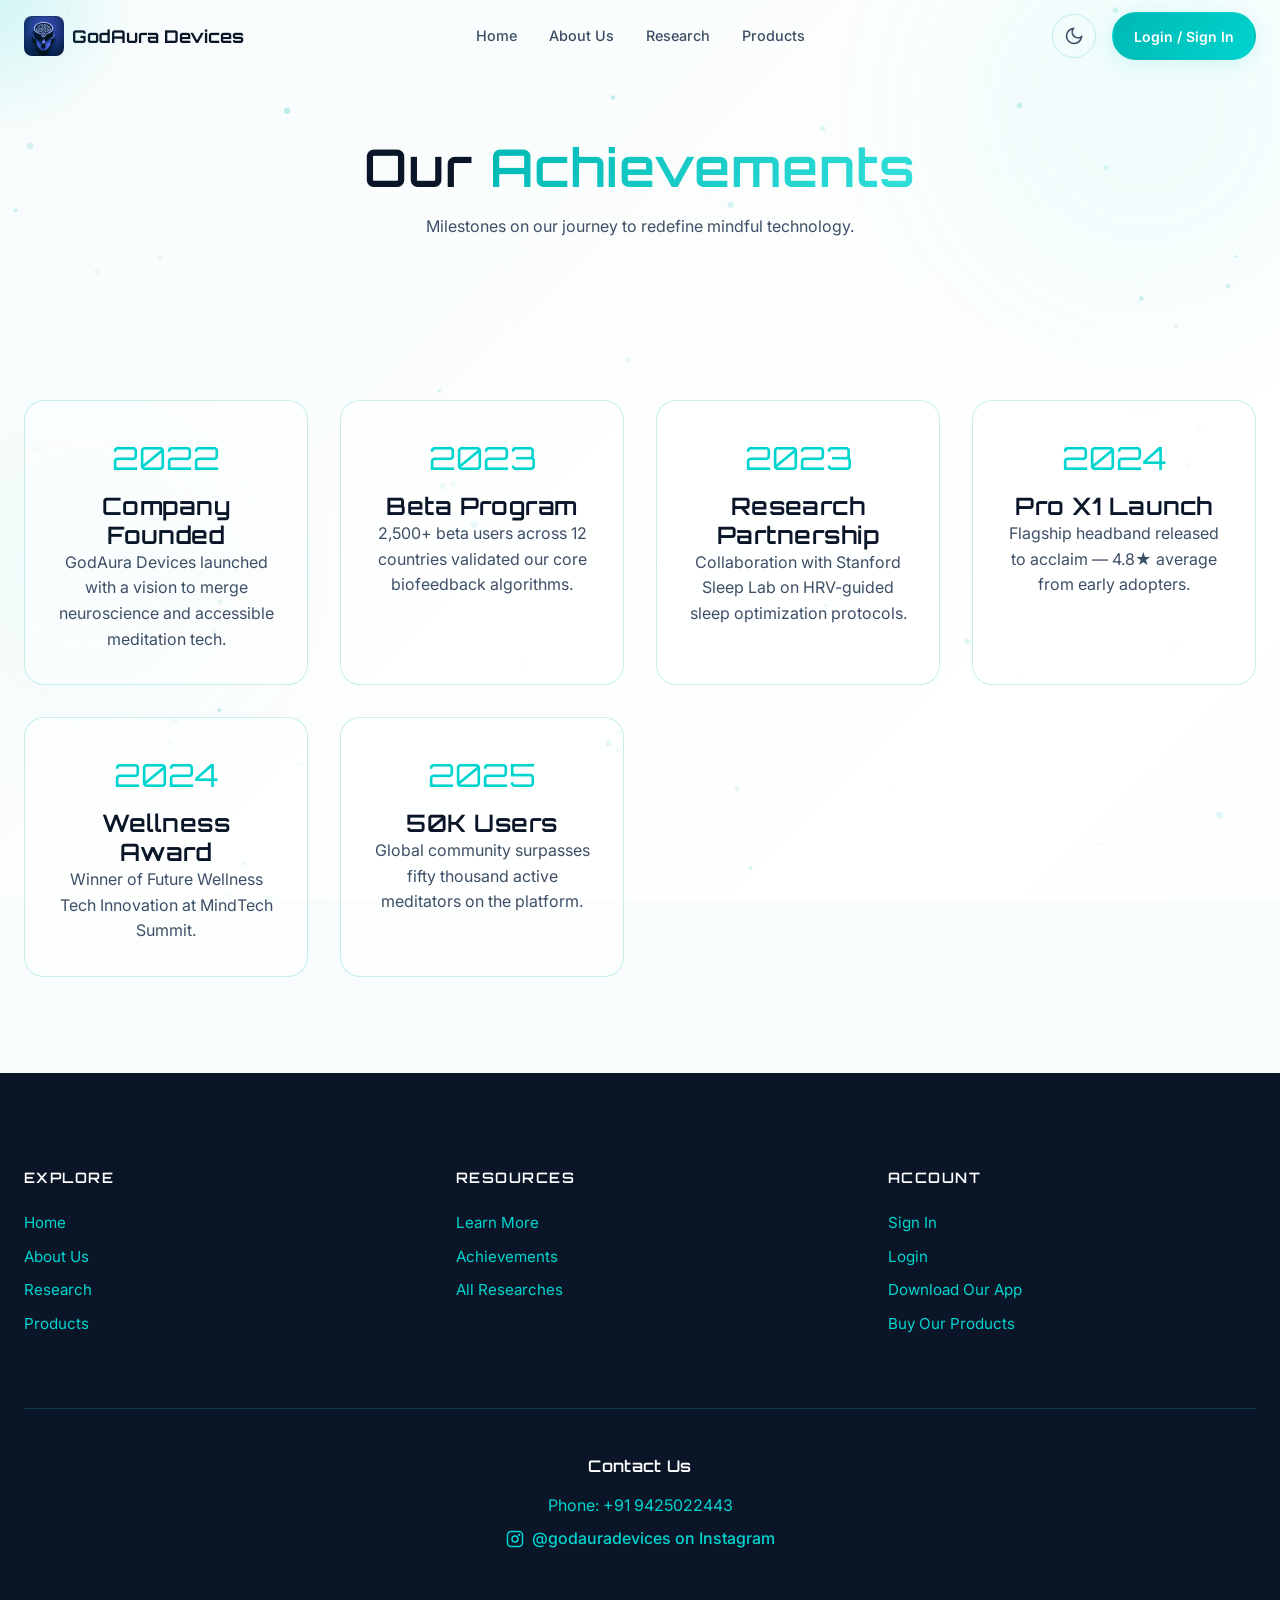
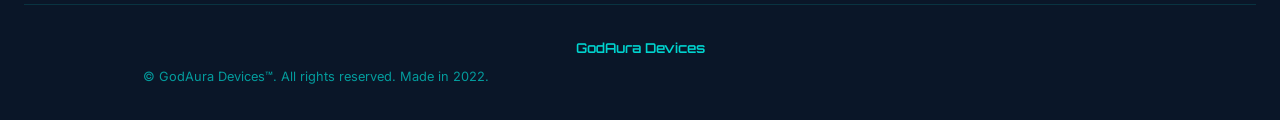
<file: Meditation device Website copy/achievements.html>
<!DOCTYPE html>
<html lang="en">
<head>
  <meta charset="UTF-8">
  <meta name="viewport" content="width=device-width, initial-scale=1.0">
  <meta name="description" content="GodAura Devices milestones and awards.">
  <title>Achievements | GodAura Devices</title>
  <link rel="preconnect" href="https://fonts.googleapis.com">
  <link rel="preconnect" href="https://fonts.gstatic.com" crossorigin>
  <link href="https://fonts.googleapis.com/css2?family=Inter:wght@400;500;600;700&family=Orbitron:wght@500;600;700&display=swap" rel="stylesheet">
  <link rel="stylesheet" href="assets/css/main.css">
  <script>(function(){if(localStorage.getItem("godaura-theme")==="dark")document.documentElement.setAttribute("data-theme","dark");})();</script>
  <link rel="icon" href="assets/images/logo.png" type="image/png">
</head>
<body>
  <a href="#main-content" class="skip-link">Skip to main content</a>
  <div class="scroll-progress" aria-hidden="true"></div>
  <div class="cursor-glow" aria-hidden="true"></div>
  <div class="ambient-bg" aria-hidden="true">
    <div class="ambient-bg__gradient"></div>
    <div class="ambient-shape ambient-shape--1"></div>
    <div class="ambient-shape ambient-shape--2"></div>
  </div>
  <canvas id="particles-canvas" aria-hidden="true"></canvas>

  <header class="navbar" role="banner">
    <div class="navbar__inner">
      <a href="index.html#home" class="navbar__brand"><img src="assets/images/logo.png" alt="" class="navbar__logo" width="40" height="40"><span>GodAura Devices</span></a>
            <nav class="navbar__nav" aria-label="Main navigation">
        <a href="index.html#home" class="navbar__link">Home</a>
        <a href="index.html#about" class="navbar__link">About Us</a>
        <a href="index.html#research" class="navbar__link">Research</a>
        <a href="index.html#products" class="navbar__link">Products</a>
      </nav>
      <div class="navbar__actions">
        <button type="button" class="theme-toggle" aria-label="Toggle dark mode"></button>
        <button type="button" class="btn btn--primary navbar__login" data-modal-open="auth-modal-overlay">Login / Sign In</button>
        <button type="button" class="navbar__toggle" aria-label="Open menu" aria-expanded="false"><span></span><span></span><span></span></button>
      </div>
    </div>
  </header>

    <main id="main-content" class="page-content">
    <section class="page-hero reveal"><div class="container"><h1>Our <span class="highlight">Achievements</span></h1><p>Milestones on our journey to redefine mindful technology.</p></div></section>
    <section class="section"><div class="container achievements-grid stagger-children">
      <article class="card achievement-card reveal"><p class="year">2022</p><h3>Company Founded</h3><p>GodAura Devices launched with a vision to merge neuroscience and accessible meditation tech.</p></article>
      <article class="card achievement-card reveal"><p class="year">2023</p><h3>Beta Program</h3><p>2,500+ beta users across 12 countries validated our core biofeedback algorithms.</p></article>
      <article class="card achievement-card reveal"><p class="year">2023</p><h3>Research Partnership</h3><p>Collaboration with Stanford Sleep Lab on HRV-guided sleep optimization protocols.</p></article>
      <article class="card achievement-card reveal"><p class="year">2024</p><h3>Pro X1 Launch</h3><p>Flagship headband released to acclaim — 4.8★ average from early adopters.</p></article>
      <article class="card achievement-card reveal"><p class="year">2024</p><h3>Wellness Award</h3><p>Winner of Future Wellness Tech Innovation at MindTech Summit.</p></article>
      <article class="card achievement-card reveal"><p class="year">2025</p><h3>50K Users</h3><p>Global community surpasses fifty thousand active meditators on the platform.</p></article>
    </div></section>
  </main>

  <footer class="footer" role="contentinfo">
    <div class="container">
      <div class="footer__grid">
        <div class="footer__column"><h4>Explore</h4><ul class="footer__links">            <li><a href="index.html#home">Home</a></li>
            <li><a href="index.html#about">About Us</a></li>
            <li><a href="index.html#research">Research</a></li>
            <li><a href="index.html#products">Products</a></li></ul></div>
        <div class="footer__column"><h4>Resources</h4><ul class="footer__links"><li><a href="learn-more.html">Learn More</a></li><li><a href="achievements.html">Achievements</a></li><li><a href="all-researches.html">All Researches</a></li></ul></div>
        <div class="footer__column"><h4>Account</h4><ul class="footer__links"><li><a href="#" data-modal-open="auth-modal-overlay">Sign In</a></li><li><a href="#" data-modal-open="auth-modal-overlay">Login</a></li><li><a href="#">Download Our App</a></li><li><a href="index.html#products">Buy Our Products</a></li></ul></div>
      </div>
            <div class="footer__contact"><h4>Contact Us</h4><p>Phone: <a href="tel:+919425022443">+91 9425022443</a></p><p><a href="https://www.instagram.com/godauradevices?utm_source=ig_web_button_share_sheet&igsh=ZDNlZDc0MzIxNw==" class="footer__instagram" target="_blank" rel="noopener noreferrer">@godauradevices on Instagram</a></p></div>
      <div class="footer__bottom"><a href="index.html#home">GodAura Devices</a><p>© GodAura Devices™. All rights reserved. Made in 2022.</p></div>
    </div>
  </footer>

  <div id="auth-modal-overlay" class="modal-overlay" role="dialog" aria-modal="true" aria-labelledby="auth-modal-title" aria-hidden="true">
    <div class="modal">
      <div class="modal__header"><h2 id="auth-modal-title" class="modal__title">Sign In</h2><button type="button" class="modal__close" data-modal-close aria-label="Close">&times;</button></div>
      <div class="modal__body">
        <form id="auth-form" class="auth-form" novalidate>
          <div class="form-group"><label for="auth-email">Email</label><input type="email" id="auth-email" name="email" placeholder="you@example.com" required></div>
          <div class="form-group"><label for="auth-password">Password</label><input type="password" id="auth-password" name="password" placeholder="••••••••" required></div>
          <button type="button" id="send-code-btn" class="btn btn--ghost btn-full">Send Confirmation Code</button>
          <div id="confirmation-code-group" class="form-group hidden"><label for="auth-code">Confirmation Code</label><input type="text" id="auth-code" name="code" placeholder="Enter 6-digit code" maxlength="6"></div>
          <button type="submit" class="btn btn--primary btn-full">Sign In</button>
        </form>
        <div class="auth-divider">or</div>
        <button type="button" class="btn-google" aria-label="Continue with Google"><svg viewBox="0 0 24 24" aria-hidden="true"><path fill="#4285F4" d="M22.56 12.25c0-.78-.07-1.53-.2-2.25H12v4.26h5.92c-.26 1.37-1.04 2.53-2.21 3.31v2.77h3.57c2.08-1.92 3.28-4.74 3.28-8.09z"/><path fill="#34A853" d="M12 23c2.97 0 5.46-.98 7.28-2.66l-3.57-2.77c-.98.66-2.23 1.06-3.71 1.06-2.86 0-5.29-1.93-6.16-4.53H2.18v2.84C3.99 20.53 7.7 23 12 23z"/><path fill="#FBBC05" d="M5.84 14.09c-.22-.66-.35-1.36-.35-2.09s.13-1.43.35-2.09V7.07H2.18C1.43 8.55 1 10.22 1 12s.43 3.45 1.18 4.93l2.85-2.22.81-.62z"/><path fill="#EA4335" d="M12 5.38c1.62 0 3.06.56 4.21 1.64l3.15-3.15C17.45 2.09 14.97 1 12 1 7.7 1 3.99 3.47 2.18 7.07l3.66 2.84c.87-2.6 3.3-4.53 6.16-4.53z"/></svg>Continue with Google</button>
      </div>
    </div>
  </div>

  <script src="assets/js/config.js"></script>
  <script src="assets/js/theme.js"></script>
  <script src="assets/js/navbar.js"></script>
  <script src="assets/js/scroll-nav.js"></script>
  <script src="assets/js/particles.js"></script>
  <script src="assets/js/modal.js"></script>
  <script src="assets/js/animations.js"></script>
  <script src="assets/js/cursor.js"></script>
  <script src="assets/js/main.js"></script>
</body>
</html>
</file>
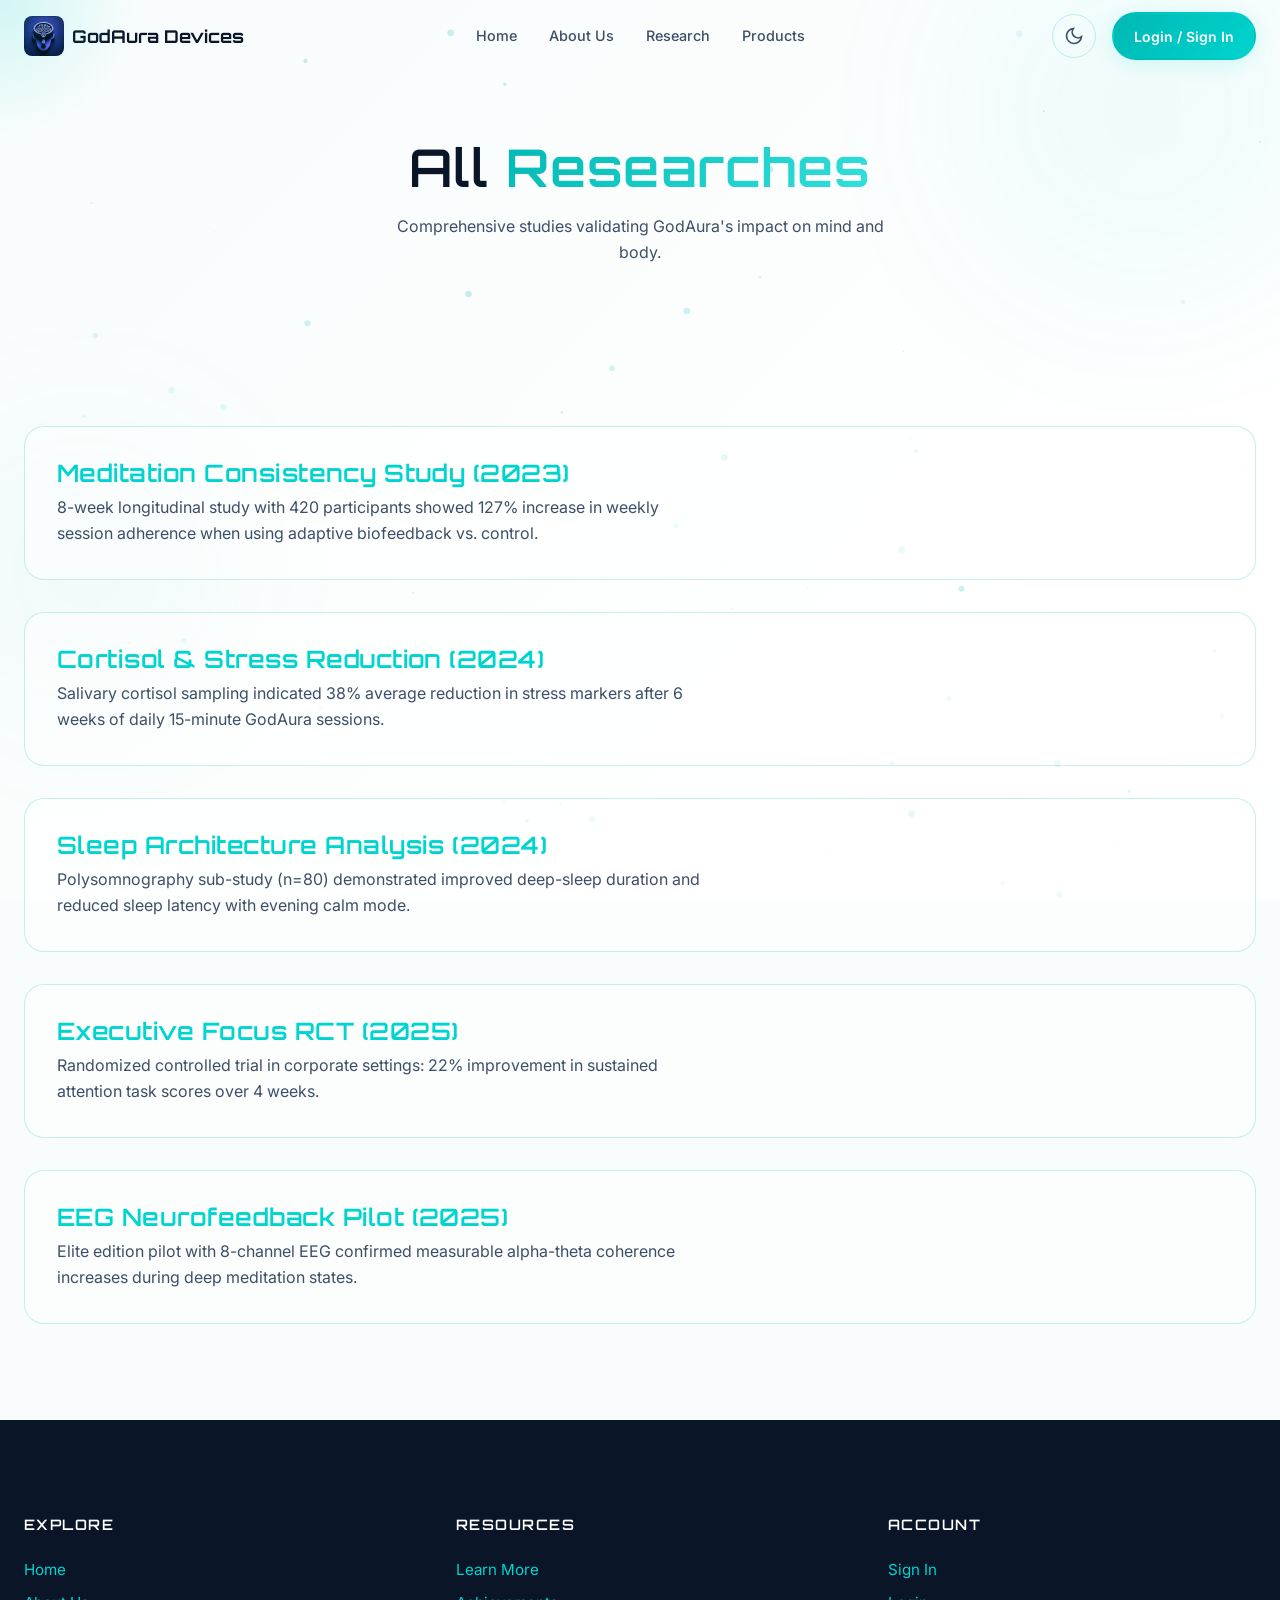
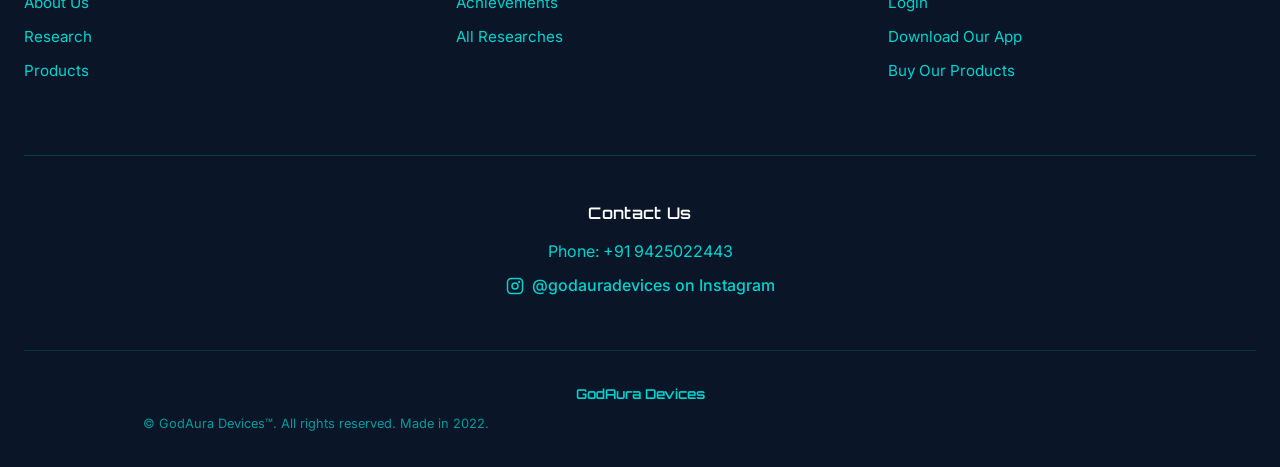
<file: Meditation device Website copy/all-researches.html>
<!DOCTYPE html>
<html lang="en">
<head>
  <meta charset="UTF-8">
  <meta name="viewport" content="width=device-width, initial-scale=1.0">
  <meta name="description" content="Full research library from GodAura Devices.">
  <title>All Researches | GodAura Devices</title>
  <link rel="preconnect" href="https://fonts.googleapis.com">
  <link rel="preconnect" href="https://fonts.gstatic.com" crossorigin>
  <link href="https://fonts.googleapis.com/css2?family=Inter:wght@400;500;600;700&family=Orbitron:wght@500;600;700&display=swap" rel="stylesheet">
  <link rel="stylesheet" href="assets/css/main.css">
  <script>(function(){if(localStorage.getItem("godaura-theme")==="dark")document.documentElement.setAttribute("data-theme","dark");})();</script>
  <link rel="icon" href="assets/images/logo.png" type="image/png">
</head>
<body>
  <a href="#main-content" class="skip-link">Skip to main content</a>
  <div class="scroll-progress" aria-hidden="true"></div>
  <div class="cursor-glow" aria-hidden="true"></div>
  <div class="ambient-bg" aria-hidden="true">
    <div class="ambient-bg__gradient"></div>
    <div class="ambient-shape ambient-shape--1"></div>
    <div class="ambient-shape ambient-shape--2"></div>
  </div>
  <canvas id="particles-canvas" aria-hidden="true"></canvas>

  <header class="navbar" role="banner">
    <div class="navbar__inner">
      <a href="index.html#home" class="navbar__brand"><img src="assets/images/logo.png" alt="" class="navbar__logo" width="40" height="40"><span>GodAura Devices</span></a>
            <nav class="navbar__nav" aria-label="Main navigation">
        <a href="index.html#home" class="navbar__link">Home</a>
        <a href="index.html#about" class="navbar__link">About Us</a>
        <a href="index.html#research" class="navbar__link">Research</a>
        <a href="index.html#products" class="navbar__link">Products</a>
      </nav>
      <div class="navbar__actions">
        <button type="button" class="theme-toggle" aria-label="Toggle dark mode"></button>
        <button type="button" class="btn btn--primary navbar__login" data-modal-open="auth-modal-overlay">Login / Sign In</button>
        <button type="button" class="navbar__toggle" aria-label="Open menu" aria-expanded="false"><span></span><span></span><span></span></button>
      </div>
    </div>
  </header>

    <main id="main-content" class="page-content">
    <section class="page-hero reveal"><div class="container"><h1>All <span class="highlight">Researches</span></h1><p>Comprehensive studies validating GodAura's impact on mind and body.</p></div></section>
    <section class="section"><div class="container research-list">
      <article class="card research-item reveal"><h3>Meditation Consistency Study (2023)</h3><p>8-week longitudinal study with 420 participants showed 127% increase in weekly session adherence when using adaptive biofeedback vs. control.</p></article>
      <article class="card research-item reveal"><h3>Cortisol & Stress Reduction (2024)</h3><p>Salivary cortisol sampling indicated 38% average reduction in stress markers after 6 weeks of daily 15-minute GodAura sessions.</p></article>
      <article class="card research-item reveal"><h3>Sleep Architecture Analysis (2024)</h3><p>Polysomnography sub-study (n=80) demonstrated improved deep-sleep duration and reduced sleep latency with evening calm mode.</p></article>
      <article class="card research-item reveal"><h3>Executive Focus RCT (2025)</h3><p>Randomized controlled trial in corporate settings: 22% improvement in sustained attention task scores over 4 weeks.</p></article>
      <article class="card research-item reveal"><h3>EEG Neurofeedback Pilot (2025)</h3><p>Elite edition pilot with 8-channel EEG confirmed measurable alpha-theta coherence increases during deep meditation states.</p></article>
    </div></section>
  </main>

  <footer class="footer" role="contentinfo">
    <div class="container">
      <div class="footer__grid">
        <div class="footer__column"><h4>Explore</h4><ul class="footer__links">            <li><a href="index.html#home">Home</a></li>
            <li><a href="index.html#about">About Us</a></li>
            <li><a href="index.html#research">Research</a></li>
            <li><a href="index.html#products">Products</a></li></ul></div>
        <div class="footer__column"><h4>Resources</h4><ul class="footer__links"><li><a href="learn-more.html">Learn More</a></li><li><a href="achievements.html">Achievements</a></li><li><a href="all-researches.html">All Researches</a></li></ul></div>
        <div class="footer__column"><h4>Account</h4><ul class="footer__links"><li><a href="#" data-modal-open="auth-modal-overlay">Sign In</a></li><li><a href="#" data-modal-open="auth-modal-overlay">Login</a></li><li><a href="#">Download Our App</a></li><li><a href="index.html#products">Buy Our Products</a></li></ul></div>
      </div>
            <div class="footer__contact"><h4>Contact Us</h4><p>Phone: <a href="tel:+919425022443">+91 9425022443</a></p><p><a href="https://www.instagram.com/godauradevices?utm_source=ig_web_button_share_sheet&igsh=ZDNlZDc0MzIxNw==" class="footer__instagram" target="_blank" rel="noopener noreferrer">@godauradevices on Instagram</a></p></div>
      <div class="footer__bottom"><a href="index.html#home">GodAura Devices</a><p>© GodAura Devices™. All rights reserved. Made in 2022.</p></div>
    </div>
  </footer>

  <div id="auth-modal-overlay" class="modal-overlay" role="dialog" aria-modal="true" aria-labelledby="auth-modal-title" aria-hidden="true">
    <div class="modal">
      <div class="modal__header"><h2 id="auth-modal-title" class="modal__title">Sign In</h2><button type="button" class="modal__close" data-modal-close aria-label="Close">&times;</button></div>
      <div class="modal__body">
        <form id="auth-form" class="auth-form" novalidate>
          <div class="form-group"><label for="auth-email">Email</label><input type="email" id="auth-email" name="email" placeholder="you@example.com" required></div>
          <div class="form-group"><label for="auth-password">Password</label><input type="password" id="auth-password" name="password" placeholder="••••••••" required></div>
          <button type="button" id="send-code-btn" class="btn btn--ghost btn-full">Send Confirmation Code</button>
          <div id="confirmation-code-group" class="form-group hidden"><label for="auth-code">Confirmation Code</label><input type="text" id="auth-code" name="code" placeholder="Enter 6-digit code" maxlength="6"></div>
          <button type="submit" class="btn btn--primary btn-full">Sign In</button>
        </form>
        <div class="auth-divider">or</div>
        <button type="button" class="btn-google" aria-label="Continue with Google"><svg viewBox="0 0 24 24" aria-hidden="true"><path fill="#4285F4" d="M22.56 12.25c0-.78-.07-1.53-.2-2.25H12v4.26h5.92c-.26 1.37-1.04 2.53-2.21 3.31v2.77h3.57c2.08-1.92 3.28-4.74 3.28-8.09z"/><path fill="#34A853" d="M12 23c2.97 0 5.46-.98 7.28-2.66l-3.57-2.77c-.98.66-2.23 1.06-3.71 1.06-2.86 0-5.29-1.93-6.16-4.53H2.18v2.84C3.99 20.53 7.7 23 12 23z"/><path fill="#FBBC05" d="M5.84 14.09c-.22-.66-.35-1.36-.35-2.09s.13-1.43.35-2.09V7.07H2.18C1.43 8.55 1 10.22 1 12s.43 3.45 1.18 4.93l2.85-2.22.81-.62z"/><path fill="#EA4335" d="M12 5.38c1.62 0 3.06.56 4.21 1.64l3.15-3.15C17.45 2.09 14.97 1 12 1 7.7 1 3.99 3.47 2.18 7.07l3.66 2.84c.87-2.6 3.3-4.53 6.16-4.53z"/></svg>Continue with Google</button>
      </div>
    </div>
  </div>

  <script src="assets/js/config.js"></script>
  <script src="assets/js/theme.js"></script>
  <script src="assets/js/navbar.js"></script>
  <script src="assets/js/scroll-nav.js"></script>
  <script src="assets/js/particles.js"></script>
  <script src="assets/js/modal.js"></script>
  <script src="assets/js/animations.js"></script>
  <script src="assets/js/cursor.js"></script>
  <script src="assets/js/main.js"></script>
</body>
</html>
</file>
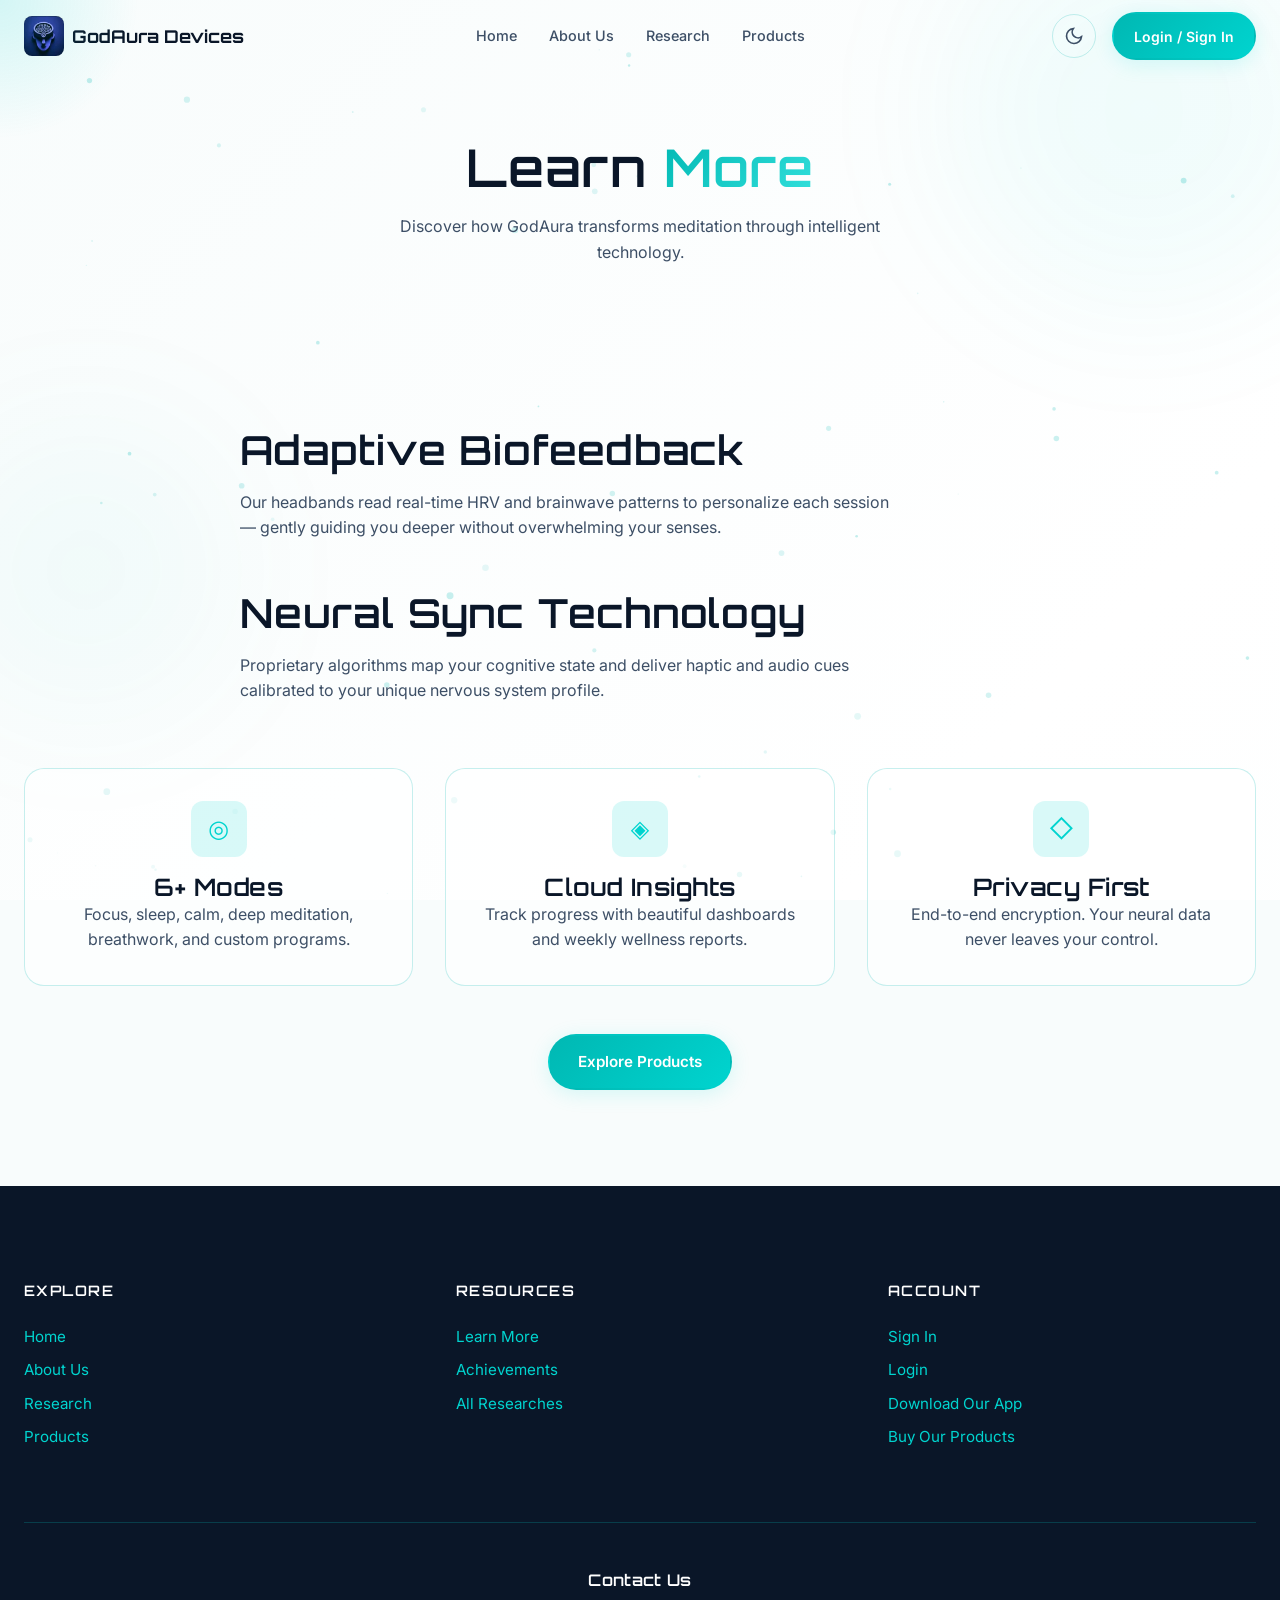
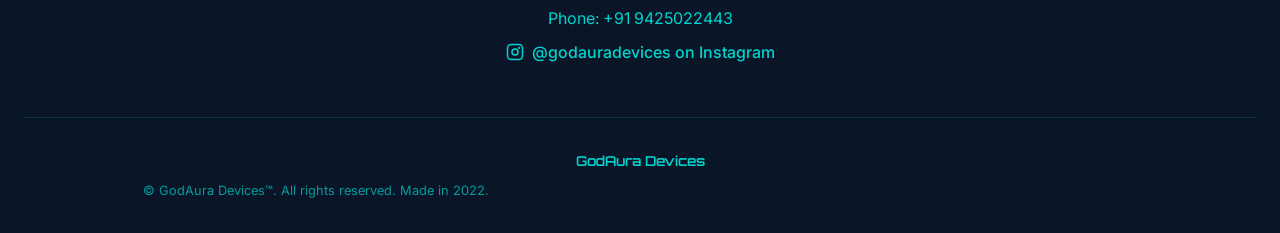
<file: Meditation device Website copy/learn-more.html>
<!DOCTYPE html>
<html lang="en">
<head>
  <meta charset="UTF-8">
  <meta name="viewport" content="width=device-width, initial-scale=1.0">
  <meta name="description" content="Learn about GodAura intelligent meditation technology.">
  <title>Learn More | GodAura Devices</title>
  <link rel="preconnect" href="https://fonts.googleapis.com">
  <link rel="preconnect" href="https://fonts.gstatic.com" crossorigin>
  <link href="https://fonts.googleapis.com/css2?family=Inter:wght@400;500;600;700&family=Orbitron:wght@500;600;700&display=swap" rel="stylesheet">
  <link rel="stylesheet" href="assets/css/main.css">
  <script>(function(){if(localStorage.getItem("godaura-theme")==="dark")document.documentElement.setAttribute("data-theme","dark");})();</script>
  <link rel="icon" href="assets/images/logo.png" type="image/png">
</head>
<body>
  <a href="#main-content" class="skip-link">Skip to main content</a>
  <div class="scroll-progress" aria-hidden="true"></div>
  <div class="cursor-glow" aria-hidden="true"></div>
  <div class="ambient-bg" aria-hidden="true">
    <div class="ambient-bg__gradient"></div>
    <div class="ambient-shape ambient-shape--1"></div>
    <div class="ambient-shape ambient-shape--2"></div>
  </div>
  <canvas id="particles-canvas" aria-hidden="true"></canvas>

  <header class="navbar" role="banner">
    <div class="navbar__inner">
      <a href="index.html#home" class="navbar__brand"><img src="assets/images/logo.png" alt="" class="navbar__logo" width="40" height="40"><span>GodAura Devices</span></a>
            <nav class="navbar__nav" aria-label="Main navigation">
        <a href="index.html#home" class="navbar__link">Home</a>
        <a href="index.html#about" class="navbar__link">About Us</a>
        <a href="index.html#research" class="navbar__link">Research</a>
        <a href="index.html#products" class="navbar__link">Products</a>
      </nav>
      <div class="navbar__actions">
        <button type="button" class="theme-toggle" aria-label="Toggle dark mode"></button>
        <button type="button" class="btn btn--primary navbar__login" data-modal-open="auth-modal-overlay">Login / Sign In</button>
        <button type="button" class="navbar__toggle" aria-label="Open menu" aria-expanded="false"><span></span><span></span><span></span></button>
      </div>
    </div>
  </header>

    <main id="main-content" class="page-content">
    <section class="page-hero reveal"><div class="container"><h1>Learn <span class="highlight">More</span></h1><p>Discover how GodAura transforms meditation through intelligent technology.</p></div></section>
    <section class="section"><div class="container">
      <div class="content-block reveal"><h2>Adaptive Biofeedback</h2><p>Our headbands read real-time HRV and brainwave patterns to personalize each session — gently guiding you deeper without overwhelming your senses.</p></div>
      <div class="content-block reveal"><h2>Neural Sync Technology</h2><p>Proprietary algorithms map your cognitive state and deliver haptic and audio cues calibrated to your unique nervous system profile.</p></div>
      <div class="feature-grid stagger-children">
        <div class="feature-item card reveal"><div class="feature-item__icon">◎</div><h3>6+ Modes</h3><p>Focus, sleep, calm, deep meditation, breathwork, and custom programs.</p></div>
        <div class="feature-item card reveal"><div class="feature-item__icon">◈</div><h3>Cloud Insights</h3><p>Track progress with beautiful dashboards and weekly wellness reports.</p></div>
        <div class="feature-item card reveal"><div class="feature-item__icon">◇</div><h3>Privacy First</h3><p>End-to-end encryption. Your neural data never leaves your control.</p></div>
      </div>
      <div class="about-cta reveal" style="margin-top:3rem"><a href="index.html#products" class="btn btn--primary">Explore Products</a></div>
    </div></section>
  </main>

  <footer class="footer" role="contentinfo">
    <div class="container">
      <div class="footer__grid">
        <div class="footer__column"><h4>Explore</h4><ul class="footer__links">            <li><a href="index.html#home">Home</a></li>
            <li><a href="index.html#about">About Us</a></li>
            <li><a href="index.html#research">Research</a></li>
            <li><a href="index.html#products">Products</a></li></ul></div>
        <div class="footer__column"><h4>Resources</h4><ul class="footer__links"><li><a href="learn-more.html">Learn More</a></li><li><a href="achievements.html">Achievements</a></li><li><a href="all-researches.html">All Researches</a></li></ul></div>
        <div class="footer__column"><h4>Account</h4><ul class="footer__links"><li><a href="#" data-modal-open="auth-modal-overlay">Sign In</a></li><li><a href="#" data-modal-open="auth-modal-overlay">Login</a></li><li><a href="#">Download Our App</a></li><li><a href="index.html#products">Buy Our Products</a></li></ul></div>
      </div>
            <div class="footer__contact"><h4>Contact Us</h4><p>Phone: <a href="tel:+919425022443">+91 9425022443</a></p><p><a href="https://www.instagram.com/godauradevices?utm_source=ig_web_button_share_sheet&igsh=ZDNlZDc0MzIxNw==" class="footer__instagram" target="_blank" rel="noopener noreferrer">@godauradevices on Instagram</a></p></div>
      <div class="footer__bottom"><a href="index.html#home">GodAura Devices</a><p>© GodAura Devices™. All rights reserved. Made in 2022.</p></div>
    </div>
  </footer>

  <div id="auth-modal-overlay" class="modal-overlay" role="dialog" aria-modal="true" aria-labelledby="auth-modal-title" aria-hidden="true">
    <div class="modal">
      <div class="modal__header"><h2 id="auth-modal-title" class="modal__title">Sign In</h2><button type="button" class="modal__close" data-modal-close aria-label="Close">&times;</button></div>
      <div class="modal__body">
        <form id="auth-form" class="auth-form" novalidate>
          <div class="form-group"><label for="auth-email">Email</label><input type="email" id="auth-email" name="email" placeholder="you@example.com" required></div>
          <div class="form-group"><label for="auth-password">Password</label><input type="password" id="auth-password" name="password" placeholder="••••••••" required></div>
          <button type="button" id="send-code-btn" class="btn btn--ghost btn-full">Send Confirmation Code</button>
          <div id="confirmation-code-group" class="form-group hidden"><label for="auth-code">Confirmation Code</label><input type="text" id="auth-code" name="code" placeholder="Enter 6-digit code" maxlength="6"></div>
          <button type="submit" class="btn btn--primary btn-full">Sign In</button>
        </form>
        <div class="auth-divider">or</div>
        <button type="button" class="btn-google" aria-label="Continue with Google"><svg viewBox="0 0 24 24" aria-hidden="true"><path fill="#4285F4" d="M22.56 12.25c0-.78-.07-1.53-.2-2.25H12v4.26h5.92c-.26 1.37-1.04 2.53-2.21 3.31v2.77h3.57c2.08-1.92 3.28-4.74 3.28-8.09z"/><path fill="#34A853" d="M12 23c2.97 0 5.46-.98 7.28-2.66l-3.57-2.77c-.98.66-2.23 1.06-3.71 1.06-2.86 0-5.29-1.93-6.16-4.53H2.18v2.84C3.99 20.53 7.7 23 12 23z"/><path fill="#FBBC05" d="M5.84 14.09c-.22-.66-.35-1.36-.35-2.09s.13-1.43.35-2.09V7.07H2.18C1.43 8.55 1 10.22 1 12s.43 3.45 1.18 4.93l2.85-2.22.81-.62z"/><path fill="#EA4335" d="M12 5.38c1.62 0 3.06.56 4.21 1.64l3.15-3.15C17.45 2.09 14.97 1 12 1 7.7 1 3.99 3.47 2.18 7.07l3.66 2.84c.87-2.6 3.3-4.53 6.16-4.53z"/></svg>Continue with Google</button>
      </div>
    </div>
  </div>

  <script src="assets/js/config.js"></script>
  <script src="assets/js/theme.js"></script>
  <script src="assets/js/navbar.js"></script>
  <script src="assets/js/scroll-nav.js"></script>
  <script src="assets/js/particles.js"></script>
  <script src="assets/js/modal.js"></script>
  <script src="assets/js/animations.js"></script>
  <script src="assets/js/cursor.js"></script>
  <script src="assets/js/main.js"></script>
</body>
</html>
</file>
<file: Meditation device Website copy/assets/css/main.css>
/* ============================================
   GodAura Devices — Main Stylesheet
   Import order matters for cascade
   ============================================ */

@import url("variables.css");
@import url("base.css");
@import url("animations.css");
@import url("components.css");
@import url("layout.css");
</file>
